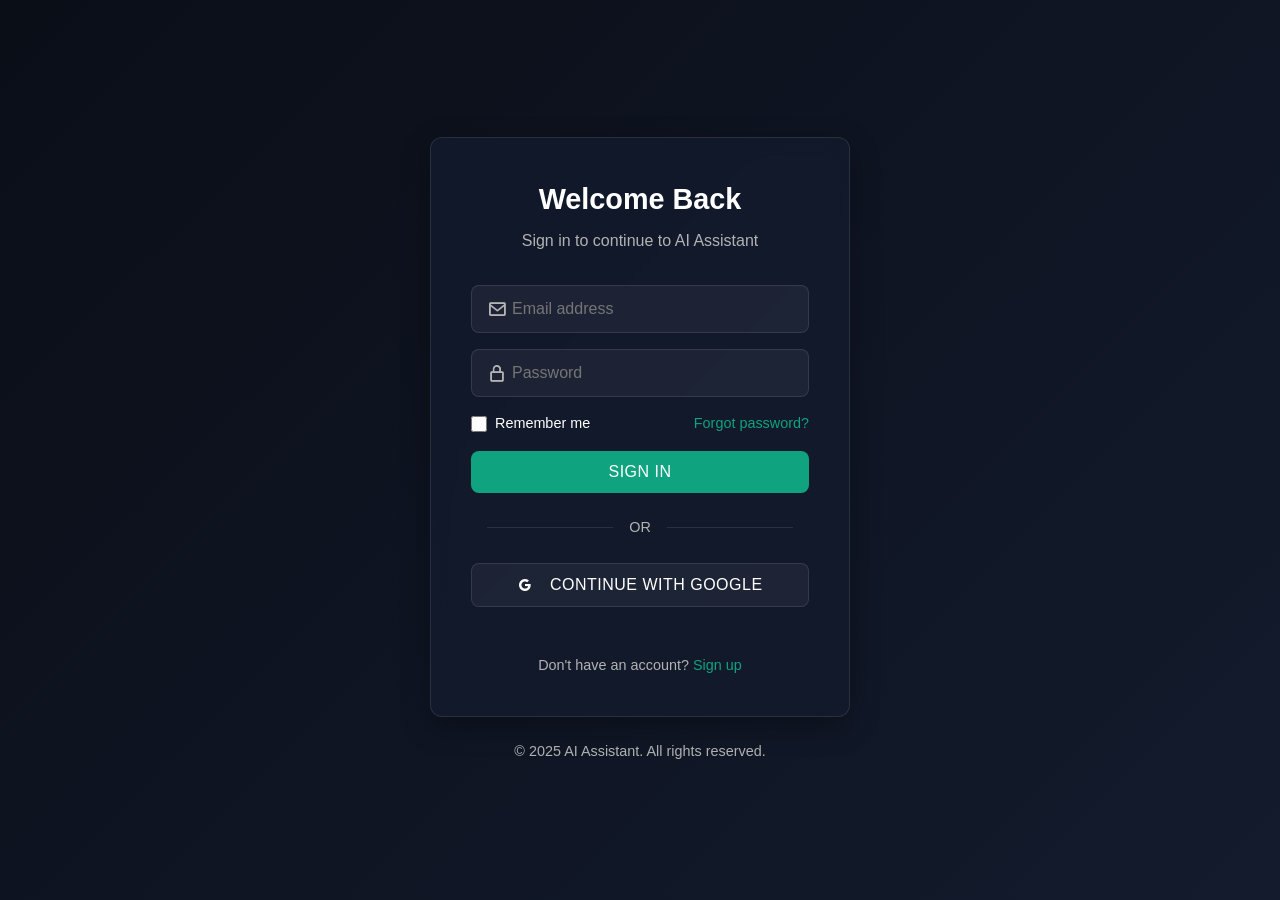
<file: Daleel-front-end-main/index.html>
<!DOCTYPE html>
<html lang="en">
<head>
  <meta charset="UTF-8">
  <meta name="viewport" content="width=device-width, initial-scale=1.0">
  <meta name="description" content="دليل - المساعد القانوني الذكي للقوانين الأردنية">
  <meta name="keywords" content="قانون, الأردن, مساعد قانوني, ذكي, استشارة">
  <meta name="author" content="Java Cup Team">
  <title>تسجيل الدخول - دليل</title>
  
  <!-- Favicon -->
  <link rel="icon" type="image/svg+xml" href="data:image/svg+xml,<svg xmlns='http://www.w3.org/2000/svg' viewBox='0 0 100 100'><text y='.9em' font-size='90'>⚖️</text></svg>">
  <link rel="apple-touch-icon" href="data:image/svg+xml,<svg xmlns='http://www.w3.org/2000/svg' viewBox='0 0 100 100'><rect width='100' height='100' fill='%2310a37f'/><text x='50' y='55' font-size='50' text-anchor='middle' fill='white'>⚖️</text></svg>">
  
  <link rel="stylesheet" href="https://unpkg.com/boxicons@2.1.4/css/boxicons.min.css">
  <link rel="stylesheet" href="shared.css">
  <style>
    body {
      background: linear-gradient(135deg, #0a0e17 0%, #131b2d 100%);
      min-height: 100vh;
      display: flex;
      align-items: center;
      justify-content: center;
      padding: 2rem;
    }
    
    .login-container {
      width: 100%;
      max-width: 420px;
      margin: 0 auto;
    }
    
    .login-card {
      background: rgba(19, 27, 45, 0.8);
      border: 1px solid rgba(255, 255, 255, 0.1);
      border-radius: var(--radius-lg);
      padding: 2.5rem;
      box-shadow: 0 10px 30px rgba(0, 0, 0, 0.3);
      backdrop-filter: blur(10px);
      -webkit-backdrop-filter: blur(10px);
    }
    
    .login-header {
      text-align: center;
      margin-bottom: 2rem;
    }
    
    .login-header h1 {
      font-size: 1.8rem;
      margin-bottom: 0.5rem;
      color: var(--text-primary);
    }
    
    .login-header p {
      color: var(--text-secondary);
      margin: 0;
    }
    
    .form-footer {
      margin-top: 1.5rem;
      text-align: center;
      font-size: 0.9rem;
      color: var(--text-secondary);
    }
    
    .form-footer a {
      color: var(--accent-color);
      text-decoration: none;
      transition: color 0.2s;
    }
    
    .form-footer a:hover {
      text-decoration: underline;
    }
    
    .divider {
      display: flex;
      align-items: center;
      margin: 1.5rem 0;
      color: var(--text-secondary);
      font-size: 0.9rem;
    }
    
    .divider::before,
    .divider::after {
      content: '';
      flex: 1;
      height: 1px;
      background: var(--border-color);
      margin: 0 1rem;
    }
    
    .remember-forgot {
      display: flex;
      justify-content: space-between;
      align-items: center;
      margin: 1rem 0;
      font-size: 0.9rem;
    }
    
    .remember-me {
      display: flex;
      align-items: center;
      gap: 0.5rem;
    }
    
    .remember-me input[type="checkbox"] {
      width: 1rem;
      height: 1rem;
      accent-color: var(--accent-color);
    }
    
    .forgot-password {
      color: var(--accent-color);
      text-decoration: none;
    }
    
    .forgot-password:hover {
      text-decoration: underline;
    }
  </style>
</head>
<body>
  <div class="login-container">
    <div class="login-card glass">
      <div class="login-header">
        <h1>Welcome Back</h1>
        <p>Sign in to continue to AI Assistant</p>
      </div>
      
      <form id="loginForm">
        <div class="input-group">
          <i class='bx bx-envelope input-icon'></i>
          <input type="email" id="email" class="input-field" placeholder="Email address" required>
        </div>
        
        <div class="input-group">
          <i class='bx bx-lock-alt input-icon'></i>
          <input type="password" id="password" class="input-field" placeholder="Password" required>
        </div>
        
        <div class="remember-forgot">
          <label class="remember-me">
            <input type="checkbox" id="remember">
            Remember me
          </label>
          <a href="#" class="forgot-password">Forgot password?</a>
        </div>
        
        <button type="submit" class="btn btn-primary" style="width: 100%;">
          Sign In
        </button>
        
        <div class="divider">OR</div>
        
        <button type="button" class="btn btn-secondary" style="width: 100%; margin-bottom: 1.5rem;">
          <i class='bx bxl-google' style="margin-right: 8px;"></i> Continue with Google
        </button>
        
        <div class="form-footer">
          Don't have an account? <a href="#" id="registerLink">Sign up</a>
        </div>
      </form>
    </div>
    
    <div class="form-footer" style="margin-top: 1.5rem; text-align: center;">
      &copy; 2025 AI Assistant. All rights reserved.
    </div>
  </div>
  
  <script>
    document.getElementById('loginForm').addEventListener('submit', function(e) {
      e.preventDefault();
      const email = document.getElementById('email').value;
      const password = document.getElementById('password').value;
      const remember = document.getElementById('remember').checked;
      
      // Here you would typically validate credentials with a server
      // For demo purposes, we'll redirect after a short delay to simulate API call
      document.querySelector('.btn-primary').textContent = 'Signing in...';
      document.querySelector('.btn-primary').disabled = true;
      
      // Simulate API call delay
      setTimeout(() => {
        // Store login state in localStorage if remember me is checked
        if (remember) {
          localStorage.setItem('isLoggedIn', 'true');
          localStorage.setItem('userEmail', email);
        } else {
          sessionStorage.setItem('isLoggedIn', 'true');
        }
        
        // Redirect to AI chat
        window.location.href = 'ai.html';
      }, 1000);
    });
    
    document.getElementById('registerLink').addEventListener('click', function(e) {
      e.preventDefault();
      // For now, redirect to login page with a signup flag
      // In a real app, you would show a registration form
      window.location.href = 'index.html?signup=true';
    });
    
    // Check for signup flag in URL
    document.addEventListener('DOMContentLoaded', function() {
      const urlParams = new URLSearchParams(window.location.search);
      if (urlParams.get('signup') === 'true') {
        // Show signup message or form
        const loginHeader = document.querySelector('.login-header h1');
        if (loginHeader) {
          loginHeader.textContent = 'Create an Account';
          document.querySelector('.login-header p').textContent = 'Join our AI Assistant community today';
          document.querySelector('.btn-primary').textContent = 'Sign Up';
          document.querySelector('.form-footer').innerHTML = 'Already have an account? <a href="index.html">Sign in</a>';
        }
      }
    });
  </script>
</body>
</html>
</file>
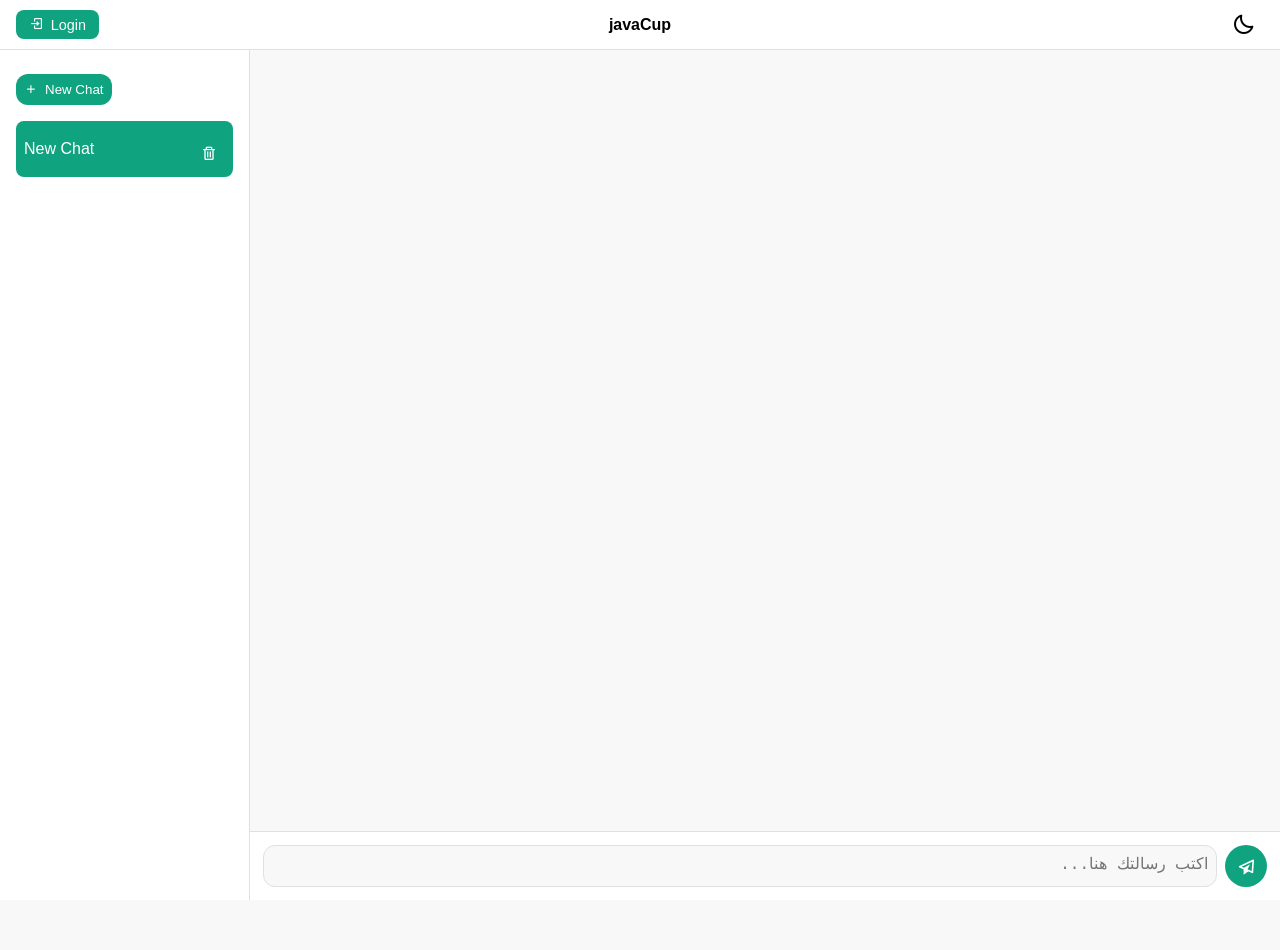
<file: Daleel-front-end-main/ai.html>
<!DOCTYPE html>
<html lang="en">
<head>
<meta charset="UTF-8">
<meta name="viewport" content="width=device-width, initial-scale=1.0">
<meta name="description" content="دليل - المساعد القانوني الذكي للقوانين الأردنية">
<meta name="keywords" content="قانون, الأردن, مساعد قانوني, ذكي, استشارة">
<meta name="author" content="Java Cup Team">
<title>دليل - المساعد القانوني الذكي</title>
<link href="https://unpkg.com/boxicons@2.1.4/css/boxicons.min.css" rel="stylesheet">
<!-- Favicon -->
<link rel="icon" type="image/svg+xml" href="data:image/svg+xml,<svg xmlns='http://www.w3.org/2000/svg' viewBox='0 0 100 100'><text y='.9em' font-size='90'>⚖️</text></svg>">
<link rel="apple-touch-icon" href="data:image/svg+xml,<svg xmlns='http://www.w3.org/2000/svg' viewBox='0 0 100 100'><rect width='100' height='100' fill='%2310a37f'/><text x='50' y='55' font-size='50' text-anchor='middle' fill='white'>⚖️</text></svg>">
<style>
  :root {
    --top-bar-height: 50px;
    --sidebar-width: 250px;
    --accent-color: #10a37f;
    --accent-hover: #0e906e;
    --radius: 12px;
    --transition: 0.3s;
  }

  /* Light theme */
  body[data-theme="light"] {
    --bg: #f8f8f8;
    --panel: #ffffff;
    --text-primary: #000000;
    --text-secondary: #555;
    --border: #e0e0e0;
  }

  /* Dark theme */
  body[data-theme="dark"] {
    --bg: #1e1e1e;
    --panel: #2a2a2a;
    --text-primary: #ffffff;
    --text-secondary: #ccc;
    --border: #444;
  }

  body {
    margin: 0;
    font-family: "Segoe UI", sans-serif;
    background: var(--bg);
    color: var(--text-primary);
    height: 100vh;
    overflow: hidden;
    padding-top: var(--top-bar-height);
  }

  .top-bar {
      position: fixed;
      top: 0;
      left: 0;
      right: 0;
      height: var(--top-bar-height);
      background: var(--panel);
      border-bottom: 1px solid var(--border);
      display: flex;
      align-items: center;
      padding: 0 1rem;
      z-index: 1001; /* Higher than sidebar */
      box-sizing: border-box;
  }

  .top-bar-left {
      flex: 1;
  }

  .top-bar-center {
      flex: 1;
      text-align: center;
      font-weight: 600;
  }

  .top-bar-right {
      flex: 1;
      display: flex;
      justify-content: flex-end;
  }

  .login-btn {
      background: var(--accent-color);
      color: white;
      padding: 0.4rem 0.8rem;
      border-radius: 8px;
      text-decoration: none;
      font-size: 0.9rem;
      transition: background var(--transition);
      display: inline-flex;
      align-items: center;
      gap: 0.5rem;
  }

  .login-btn:hover {
      background: var(--accent-hover);
  }

  .theme-btn {
      background: none;
      border: none;
      color: var(--text-primary);
      font-size: 1.5rem;
      cursor: pointer;
      border-radius: 50%;
      width: 40px;
      height: 40px;
      display: flex;
      align-items: center;
      justify-content: center;
      transition: background var(--transition);
  }

  .theme-btn:hover {
      background: var(--border);
  }


  /* Sidebar */
  .sidebar {
    position: fixed;
    left: 0;
    top: var(--top-bar-height);
    width: var(--sidebar-width);
    height: calc(100vh - var(--top-bar-height));
    background: var(--panel);
    border-right: 1px solid var(--border);
    display: flex;
    flex-direction: column;
    justify-content: space-between;
    padding: 1rem;
    box-sizing: border-box;
    z-index: 1000;
  }

  .sidebar button {
    background: var(--accent-color);
    color: white;
    border: none;
    border-radius: var(--radius);
    padding: 0.5rem;
    margin-top: 0.5rem;
    cursor: pointer;
    display: flex;
    align-items: center;
    gap: 0.5rem;
    transition: all var(--transition);
  }

  .sidebar button:hover {
    background: var(--accent-hover);
  }

  /* Main chat area */
  .main {
    flex: 1;
    display: flex;
    flex-direction: column;
    background: var(--bg);
    position: relative;
    margin-left: var(--sidebar-width);
    height: calc(100vh - var(--top-bar-height));
  }

  .chat-box {
    flex: 1;
    overflow-y: auto;
    padding: 1rem;
    display: flex;
    flex-direction: column;
    gap: 0.5rem;
    direction: rtl;
  }

  .message {
    max-width: 70%;
    padding: 0.6rem 1rem;
    border-radius: var(--radius);
    word-wrap: break-word;
    direction: rtl;
    text-align: right;
  }

  .user-message {
    background: var(--accent-color);
    color: white;
    align-self: flex-end;
    border-bottom-right-radius: 0;
  }

    .ai-message {
    background: var(--panel);
    border: 1px solid var(--border);
    align-self: flex-start;
    border-bottom-left-radius: 0;
  }

  /* Markdown styling within messages */
  .message h1, .message h2, .message h3 {
    margin: 0.5rem 0;
    color: var(--text-primary);
  }

  .message h1 { font-size: 1.5rem; font-weight: 700; }
  .message h2 { font-size: 1.3rem; font-weight: 600; }
  .message h3 { font-size: 1.1rem; font-weight: 600; }

  .message strong {
    font-weight: 600;
    color: var(--text-primary);
  }

  .message em {
    font-style: italic;
  }

  .message code {
    background: rgba(255, 255, 255, 0.1);
    padding: 0.2rem 0.4rem;
    border-radius: 4px;
    font-family: 'Courier New', monospace;
    font-size: 0.9rem;
    color: var(--accent-color);
  }

  .message pre {
    background: rgba(255, 255, 255, 0.05);
    border: 1px solid rgba(255, 255, 255, 0.1);
    border-radius: 8px;
    padding: 1rem;
    margin: 0.5rem 0;
    overflow-x: auto;
  }

  .message pre code {
    background: none;
    padding: 0;
    border-radius: 0;
    color: var(--text-primary);
  }

  .message ul, .message ol {
    margin: 0.5rem 0;
    padding-right: 1.5rem;
    padding-left: 0;
  }

  .message li {
    margin: 0.25rem 0;
    line-height: 1.4;
  }

  .message a {
    color: var(--accent-color);
    text-decoration: none;
  }

  .message a:hover {
    text-decoration: underline;
  }

  .message p {
    margin: 0.5rem 0;
    line-height: 1.6;
  }

  .message p:first-child {
    margin-top: 0;
  }

  .message p:last-child {
    margin-bottom: 0;
  }

  /* Mixed content (Arabic + English) support */
  .message {
    unicode-bidi: embed;
  }

  /* Code blocks should remain LTR for programming languages */
  .message pre, .message code {
    direction: ltr;
    text-align: left;
    unicode-bidi: embed;
  }

  /* Typing Indicator */
  .typing-indicator {
    display: none;
    max-width: 70%;
    padding: 0.6rem 1rem;
    border-radius: var(--radius);
    background: var(--panel);
    border: 1px solid var(--border);
    align-self: flex-start;
    border-bottom-left-radius: 0;
    margin: 1rem 0;
    direction: rtl;
    opacity: 0;
    transform: translateY(10px);
    transition: all 0.3s ease;
  }

  .typing-indicator.show {
    display: flex;
    opacity: 1;
    transform: translateY(0);
  }

  .typing-avatar {
    width: 30px;
    height: 30px;
    border-radius: 50%;
    background: var(--accent-color);
    display: flex;
    align-items: center;
    justify-content: center;
    color: white;
    font-weight: bold;
    margin-left: 10px;
    flex-shrink: 0;
  }

  .typing-content {
    display: flex;
    flex-direction: column;
    gap: 5px;
  }

  .typing-text {
    font-size: 0.9rem;
    color: var(--text-secondary);
    font-style: italic;
  }

  .typing-dots {
    display: flex;
    gap: 4px;
  }

  .typing-dots span {
    width: 8px;
    height: 8px;
    border-radius: 50%;
    background: var(--accent-color);
    animation: typing-bounce 1.4s infinite ease-in-out;
  }

  .typing-dots span:nth-child(1) {
    animation-delay: -0.32s;
  }

  .typing-dots span:nth-child(2) {
    animation-delay: -0.16s;
  }

  @keyframes typing-bounce {
    0%, 80%, 100% {
      transform: scale(0.8);
      opacity: 0.5;
    }
    40% {
      transform: scale(1);
      opacity: 1;
    }
  }

  /* Input area */
  .input-area {
    display: flex;
    padding: 0.8rem;
    background: var(--panel);
    border-top: 1px solid var(--border);
  }

  .input-area textarea {
    flex: 1;
    border-radius: var(--radius);
    border: 1px solid var(--border);
    padding: 0.5rem;
    resize: none;
    font-size: 1rem;
    outline: none;
    background: var(--bg);
    color: var(--text-primary);
    direction: rtl;
    text-align: right;
  }

  .input-area button {
    margin-left: 0.5rem;
    border: none;
    border-radius: 50%;
    background: var(--accent-color);
    color: white;
    width: 42px;
    height: 42px;
    display: flex;
    align-items: center;
    justify-content: center;
    cursor: pointer;
    font-size: 1.2rem;
  }

  .input-area button:hover {
    background: var(--accent-hover);
  }

  /* Scrollbar styling */
  .chat-box::-webkit-scrollbar {
    width: 6px;
  }

  .chat-box::-webkit-scrollbar-thumb {
    background: var(--border);
    border-radius: 3px;
  }

  .chat-history {
    flex: 1;
    overflow-y: auto;
    margin-top: 1rem;
  }

  .chat-session {
    display: flex;
    align-items: center;
    justify-content: space-between;
    padding: 0.5rem;
    margin-bottom: 0.5rem;
    border-radius: 8px;
    cursor: pointer;
    white-space: nowrap;
    overflow: hidden;
    text-overflow: ellipsis;
    transition: background var(--transition);
  }

  .chat-session:hover {
    background: var(--border);
  }

  .chat-session.active {
    background: var(--accent-color);
    color: white;
  }

  .delete-chat {
    background: none;
    border: none;
    color: var(--text-secondary);
    font-size: 1rem;
    cursor: pointer;
    padding: 0.25rem;
    display: none; /* Hidden by default */
  }

  .chat-session:hover .delete-chat {
    display: block; /* Show on hover */
  }

  .chat-session.active .delete-chat {
      color: white;
  }

  .sidebar-footer {
      padding-top: 1rem;
      margin-top: auto; /* Pushes footer to the bottom */
  }

  @media(max-width: 800px){
    .sidebar { display: none; }
    .main { margin-left: 0; }
  }
</style>
</head>
<body data-theme="light">
  <header class="top-bar">
    <div class="top-bar-left">
        <a href="index.html" class="login-btn">
            <i class='bx bx-log-in'></i>
            <span>Login</span>
        </a>
    </div>
    <div class="top-bar-center">javaCup</div>
    <div class="top-bar-right">
        <button id="toggle-theme" class="theme-btn"><i class='bx bx-moon'></i></button>
    </div>
  </header>
  <div class="sidebar">
    <div>
        <button id="new-chat"><i class='bx bx-plus'></i> New Chat</button>
        <div class="chat-history" id="chat-history">
            <!-- Chat history will be populated here -->
        </div>
    </div>
    <div class="sidebar-footer">
        <!-- Footer content can go here -->
    </div>
  </div>

  <div class="main">
    <div class="chat-box" id="chat-box"></div>
    <div class="typing-indicator" id="typing-indicator">
      <div class="typing-avatar">د</div>
      <div class="typing-content">
        <div class="typing-text">دليل يكتب</div>
        <div class="typing-dots">
          <span></span>
          <span></span>
          <span></span>
        </div>
      </div>
    </div>
    <div class="input-area">
      <textarea id="user-input" placeholder="اكتب رسالتك هنا..." rows="1"></textarea>
      <button id="send-btn"><i class='bx bx-paper-plane'></i></button>
    </div>
  </div>

  <script>
    const sendBtn = document.getElementById('send-btn');
    const userInput = document.getElementById('user-input');
    const chatBox = document.getElementById('chat-box');
    const themeBtn = document.getElementById('toggle-theme');
    const newChatBtn = document.getElementById('new-chat');
    const chatHistoryContainer = document.getElementById('chat-history');

    let chats = JSON.parse(localStorage.getItem('allChats')) || [];
    let activeChatId = localStorage.getItem('activeChatId') || null;

    // --- THEME --- //
    const themeIcon = themeBtn.querySelector('i');
    function setTheme(theme) {
        document.body.setAttribute('data-theme', theme);
        localStorage.setItem('theme', theme);
        themeIcon.className = theme === 'dark' ? 'bx bx-sun' : 'bx bx-moon';
    }

    themeBtn.onclick = () => {
      const newTheme = document.body.getAttribute('data-theme')==='light' ? 'dark' : 'light';
      setTheme(newTheme);
    }

    // Load initial theme
    const savedTheme = localStorage.getItem('theme') || 'light';
    setTheme(savedTheme);

    // --- CHAT MANAGEMENT --- //
    function saveChats() {
        localStorage.setItem('allChats', JSON.stringify(chats));
    }

    function createNewChat() {
        const newChat = {
            id: Date.now(),
            title: 'New Chat',
            messages: []
        };
        chats.unshift(newChat);
        setActiveChat(newChat.id);
    }

    function setActiveChat(chatId) {
        activeChatId = chatId;
        localStorage.setItem('activeChatId', chatId);
        renderChatHistory();
        renderActiveChatMessages();
    }

    function deleteChat(chatId) {
        chats = chats.filter(chat => chat.id !== chatId);
        saveChats();
        if (activeChatId === chatId) {
            activeChatId = chats.length > 0 ? chats[0].id : null;
            localStorage.setItem('activeChatId', activeChatId);
        }
        renderChatHistory();
        renderActiveChatMessages();
    }

    // --- RENDERING --- //
    function renderChatHistory() {
        chatHistoryContainer.innerHTML = '';
        chats.forEach(chat => {
            const sessionDiv = document.createElement('div');
            sessionDiv.className = 'chat-session' + (chat.id === activeChatId ? ' active' : '');
            sessionDiv.textContent = chat.title;
            sessionDiv.onclick = () => setActiveChat(chat.id);

            const deleteBtn = document.createElement('button');
            deleteBtn.className = 'delete-chat';
            deleteBtn.innerHTML = '<i class="bx bx-trash"></i>';
            deleteBtn.onclick = (e) => {
                e.stopPropagation(); // Prevent session click
                deleteChat(chat.id);
            };

            sessionDiv.appendChild(deleteBtn);
            chatHistoryContainer.appendChild(sessionDiv);
        });
    }

    function renderActiveChatMessages() {
        chatBox.innerHTML = '';
        const activeChat = chats.find(chat => chat.id === activeChatId);
        if (activeChat) {
            activeChat.messages.forEach(msg => {
                const isMarkdown = msg.sender === 'ai';
                addMessageToDOM(msg.text, msg.sender, isMarkdown);
            });
        }
    }

    function addMessageToDOM(text, sender, isMarkdown = false) {
        const msgDiv = document.createElement('div');
        msgDiv.className = 'message ' + sender + '-message';
        
        if (isMarkdown && sender === 'ai') {
            // Parse markdown for AI messages
            msgDiv.innerHTML = parseMarkdown(text);
        } else {
            // Use plain text for user messages
            msgDiv.textContent = text;
        }
        
        chatBox.appendChild(msgDiv);
        chatBox.scrollTop = chatBox.scrollHeight;
    }

    // --- MARKDOWN PARSER --- //
    function parseMarkdown(text) {
        if (!text) return '';
        
        let html = text;
        
        // Headers (# ## ###)
        html = html.replace(/^### (.*$)/gm, '<h3>$1</h3>');
        html = html.replace(/^## (.*$)/gm, '<h2>$1</h2>');
        html = html.replace(/^# (.*$)/gm, '<h1>$1</h1>');
        
        // Bold (**text** or __text__)
        html = html.replace(/\*\*(.*?)\*\*/g, '<strong>$1</strong>');
        html = html.replace(/__(.*?)__/g, '<strong>$1</strong>');
        
        // Italic (*text* or _text_)
        html = html.replace(/\*(.*?)\*/g, '<em>$1</em>');
        html = html.replace(/_(.*?)_/g, '<em>$1</em>');
        
        // Code blocks (```code```)
        html = html.replace(/```([\s\S]*?)```/g, '<pre><code>$1</code></pre>');
        
        // Inline code (`code`)
        html = html.replace(/`([^`]+)`/g, '<code>$1</code>');
        
        // Links [text](url)
        html = html.replace(/\[([^\]]+)\]\(([^)]+)\)/g, '<a href="$2" target="_blank">$1</a>');
        
        // Unordered lists (- item or * item)
        html = html.replace(/^[\s]*[-*+]\s+(.+)$/gm, '<li>$1</li>');
        html = html.replace(/(<li>.*<\/li>)/s, '<ul>$1</ul>');
        
        // Ordered lists (1. item)
        html = html.replace(/^[\s]*\d+\.\s+(.+)$/gm, '<li>$1</li>');
        html = html.replace(/(<li>.*<\/li>)/s, '<ol>$1</ol>');
        
        // Line breaks
        html = html.replace(/\n\n/g, '</p><p>');
        html = html.replace(/\n/g, '<br>');
        
        // Wrap in paragraphs
        html = '<p>' + html + '</p>';
        
        // Clean up empty paragraphs
        html = html.replace(/<p><\/p>/g, '');
        html = html.replace(/<p><br><\/p>/g, '');
        
        return html;
    }

    // --- TYPING INDICATOR --- //
    const typingIndicator = document.getElementById('typing-indicator');
    
    function showTypingIndicator() {
        if (typingIndicator) {
            typingIndicator.classList.add('show');
            // Scroll to bottom to show the indicator
            setTimeout(() => {
                chatBox.scrollTop = chatBox.scrollHeight;
            }, 100);
        }
    }
    
    function hideTypingIndicator() {
        if (typingIndicator) {
            typingIndicator.classList.remove('show');
        }
    }

    // --- API CALL --- //
    async function callBackendAPI(userMessage, activeChat) {
        // Show typing indicator
        showTypingIndicator();
        
        try {
            console.log('🔵 Sending to backend:', userMessage);
            
            const response = await fetch('http://localhost:9090/api/rag', {
                method: 'POST',
                headers: {
                    'Content-Type': 'application/x-www-form-urlencoded',
                },
                body: `userInput=${encodeURIComponent(userMessage)}`
            });

            if (!response.ok) {
                throw new Error(`HTTP error! status: ${response.status}`);
            }

            const reply = await response.text();
            console.log('🟢 Received from backend:', reply);

            // Hide typing indicator
            hideTypingIndicator();

            // Add AI response to chat
            const aiText = reply;
            activeChat.messages.push({ text: aiText, sender: 'ai' });
            addMessageToDOM(aiText, 'ai', true); // true means it's markdown
            saveChats();

        } catch (error) {
            console.error('Error calling API:', error);
            
            // Show error message to user
            const errorMessage = 'عذراً، حدث خطأ في الاتصال بالخدمة. يرجى المحاولة مرة أخرى.';
            activeChat.messages.push({ text: errorMessage, sender: 'ai' });
            addMessageToDOM(errorMessage, 'ai', false); // false means it's plain text
            saveChats();
        }
    }

    // --- MESSAGE SENDING --- //
    function sendMessage() {
        const text = userInput.value.trim();
        if (!text || !activeChatId) return;

        const activeChat = chats.find(chat => chat.id === activeChatId);
        if (!activeChat) return;

        // Set title if it's the first message
        if (activeChat.messages.length === 0) {
            activeChat.title = text.substring(0, 30); // Use first 30 chars as title
        }

        activeChat.messages.push({ text, sender: 'user' });
        addMessageToDOM(text, 'user');
        userInput.value = '';
        saveChats();
        renderChatHistory(); // Update title in sidebar

        // Call backend API
        callBackendAPI(text, activeChat);
    }

    // --- EVENT LISTENERS --- //
    sendBtn.onclick = sendMessage;
    userInput.addEventListener('keydown', e => {
        if (e.key === 'Enter' && !e.shiftKey) {
            e.preventDefault();
            sendMessage();
        }
    });
    newChatBtn.onclick = createNewChat;

    // --- INITIALIZATION --- //
    function initialize() {
        if (chats.length === 0) {
            createNewChat();
        } else {
            if (!chats.find(chat => chat.id === activeChatId)) {
                activeChatId = chats[0].id;
            }
            setActiveChat(activeChatId);
        }
    }

    initialize();
  </script>
</body>
</html>
</file>
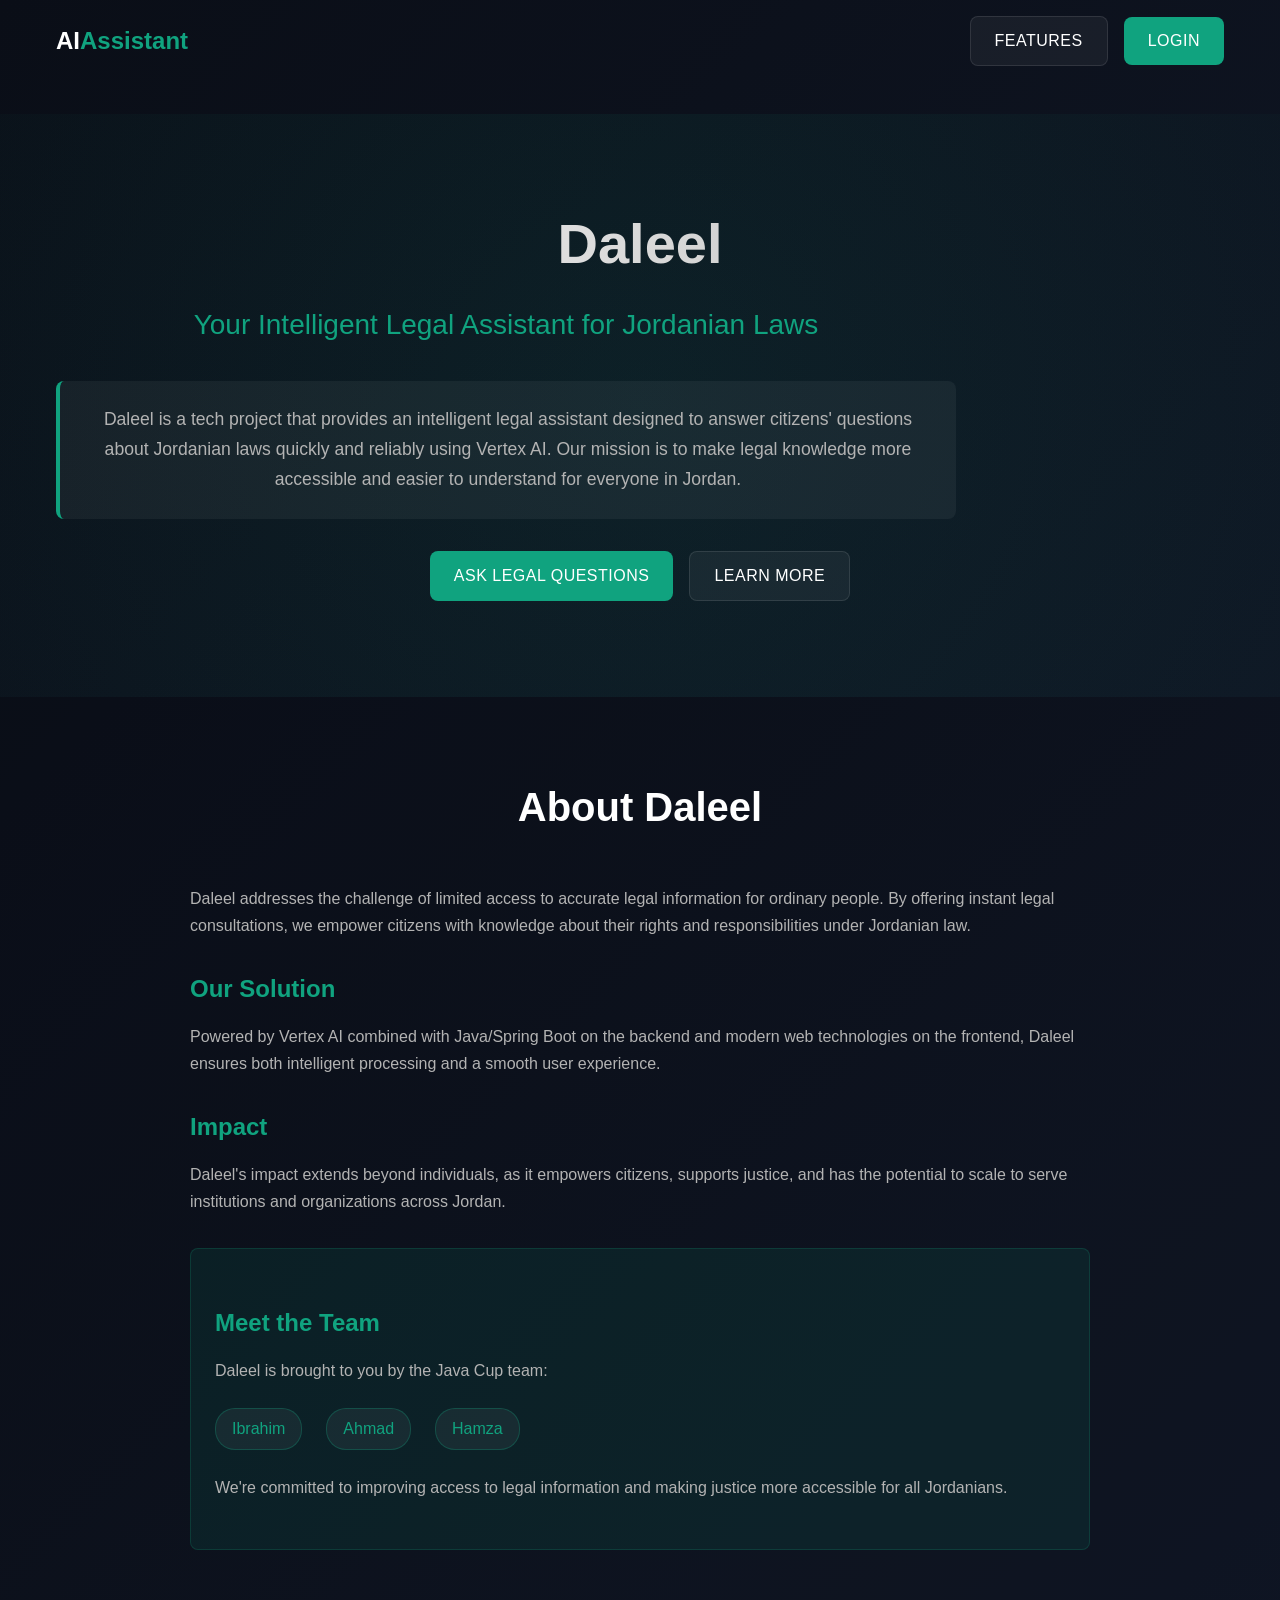
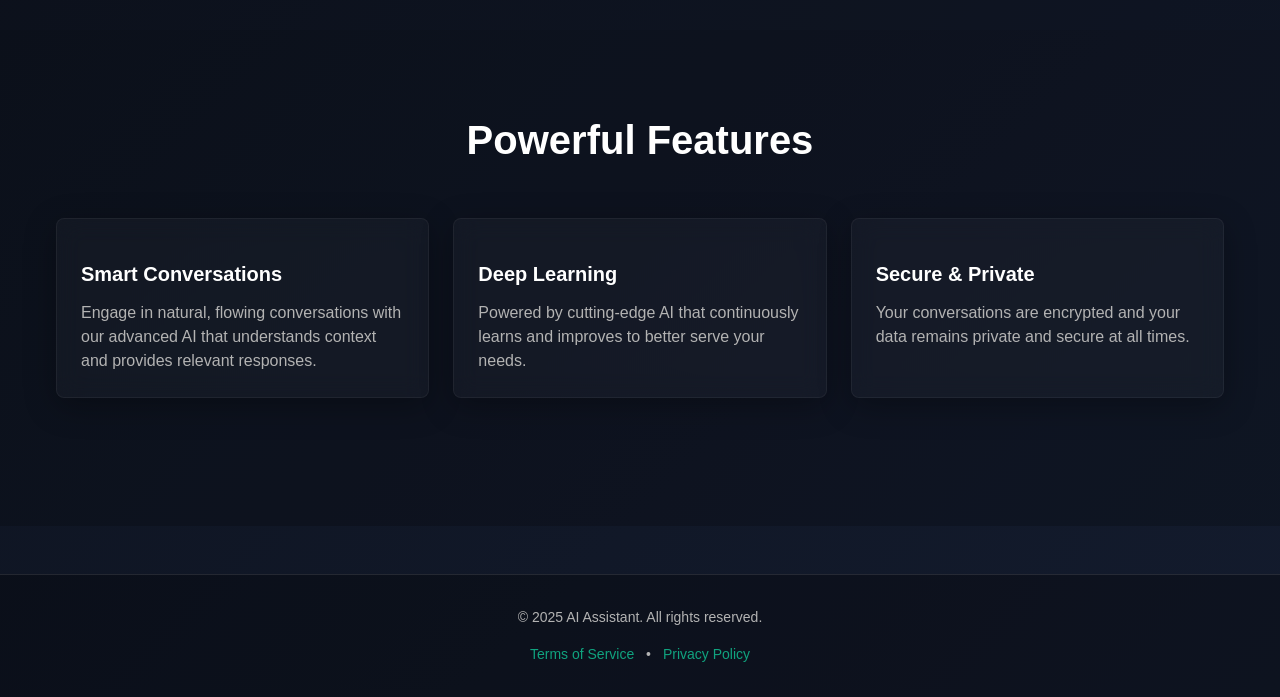
<file: Daleel-front-end-main/landing.html>
<!DOCTYPE html>
<html lang="en">
<head>
  <meta charset="UTF-8">
  <meta name="viewport" content="width=device-width, initial-scale=1.0">
  <meta name="description" content="دليل - المساعد القانوني الذكي للقوانين الأردنية">
  <meta name="keywords" content="قانون, الأردن, مساعد قانوني, ذكي, استشارة">
  <meta name="author" content="Java Cup Team">
  <title>دليل - المساعد القانوني الذكي</title>
  
  <!-- Favicon -->
  <link rel="icon" type="image/svg+xml" href="data:image/svg+xml,<svg xmlns='http://www.w3.org/2000/svg' viewBox='0 0 100 100'><text y='.9em' font-size='90'>⚖️</text></svg>">
  <link rel="apple-touch-icon" href="data:image/svg+xml,<svg xmlns='http://www.w3.org/2000/svg' viewBox='0 0 100 100'><rect width='100' height='100' fill='%2310a37f'/><text x='50' y='55' font-size='50' text-anchor='middle' fill='white'>⚖️</text></svg>">
    
  <link rel="stylesheet" href="shared.css">
  <style>
    /* Page-specific styles */
    body {
      background: linear-gradient(135deg, #0a0e17 0%, #131b2d 100%);
    }
    
    .hero {
      padding: 6rem 0;
      position: relative;
      overflow: hidden;
    }
    
    .hero::before {
      content: '';
      position: absolute;
      top: -50%;
      left: -50%;
      width: 200%;
      height: 200%;
      background: radial-gradient(circle, rgba(16, 163, 127, 0.1) 0%, transparent 70%);
      z-index: -1;
    }
    
    .hero h1 {
      font-size: 3.5rem;
      font-weight: 700;
      margin-bottom: 1.5rem;
      background: linear-gradient(to right, #fff, #b3b3b3);
      -webkit-background-clip: text;
      background-clip: text;
      -webkit-text-fill-color: transparent;
    }
    
    .hero p {
      font-size: 1.25rem;
      max-width: 900px;
      margin: 0 auto 2.5rem;
      line-height: 1.7;
    }
    
    .tagline {
      font-size: 1.75rem !important;
      font-weight: 500;
      color: var(--accent-color) !important;
      margin: 0.5rem 0 1.5rem !important;
    }
    
    .project-description {
      font-size: 1.1rem !important;
      background: rgba(255, 255, 255, 0.05);
      padding: 1.5rem;
      border-radius: var(--radius-md);
      border-left: 4px solid var(--accent-color);
      margin: 2rem 0 !important;
    }
    
    /* About Section */
    .about-section {
      padding: 5rem 0;
      background: rgba(0, 0, 0, 0.15);
    }
    
    .about-section h2 {
      text-align: center;
      font-size: 2.5rem;
      margin-bottom: 3rem;
      color: var(--text-primary);
    }
    
    .about-content {
      max-width: 900px;
      margin: 0 auto;
    }
    
    .about-text h3 {
      color: var(--accent-color);
      margin: 2rem 0 1rem;
      font-size: 1.5rem;
    }
    
    .about-text p {
      line-height: 1.7;
      margin-bottom: 1.5rem;
      color: var(--text-secondary);
    }
    
    .team {
      background: rgba(16, 163, 127, 0.1);
      padding: 1.5rem;
      border-radius: var(--radius-md);
      margin-top: 2rem;
      border: 1px solid rgba(16, 163, 127, 0.2);
    }
    
    .team h3 {
      color: var(--accent-color) !important;
    }
    
    .team-members {
      display: flex;
      gap: 1.5rem;
      list-style: none;
      padding: 0;
      margin: 1rem 0 1.5rem;
    }
    
    .team-members li {
      background: rgba(255, 255, 255, 0.05);
      padding: 0.5rem 1rem;
      border-radius: 20px;
      font-weight: 500;
      color: var(--accent-color);
      border: 1px solid rgba(16, 163, 127, 0.3);
    }
    
    .cta-buttons {
      display: flex;
      gap: 1rem;
      justify-content: center;
      flex-wrap: wrap;
    }
    
    .feature-section {
      padding: 5rem 0;
      background: rgba(0, 0, 0, 0.2);
    }
    
    .feature-card {
      height: 100%;
      display: flex;
      flex-direction: column;
      text-align: left;
      background: rgba(255, 255, 255, 0.03);
      border: 1px solid rgba(255, 255, 255, 0.05);
    }
    
    .feature-card h3 {
      font-size: 1.25rem;
      margin-bottom: 0.75rem;
      color: var(--text-primary);
    }
    
    .feature-card p {
      color: var(--text-secondary);
      margin: 0;
    }
    
    .footer {
      background: rgba(0, 0, 0, 0.3);
      padding: 2rem 0;
    }
  </style>
</head>
<body>
  <!-- Navigation -->
  <header class="container">
    <nav class="navbar">
      <a href="landing.html" class="nav-logo">AI<span style="color: var(--accent-color)">Assistant</span></a>
      <div class="nav-links">
        <a href="#features" class="btn btn-secondary">Features</a>
        <a href="index.html" class="btn btn-primary">Login</a>
      </div>
    </nav>
  </header>

  <!-- Hero Section -->
  <section class="hero">
    <div class="container">
      <h1>Daleel</h1>
      <p class="tagline">Your Intelligent Legal Assistant for Jordanian Laws</p>
      <p class="project-description">
        Daleel is a tech project that provides an intelligent legal assistant designed to answer citizens' questions about Jordanian laws quickly and reliably using Vertex AI. Our mission is to make legal knowledge more accessible and easier to understand for everyone in Jordan.
      </p>
      <div class="cta-buttons">
        <a href="index.html" class="btn btn-primary">Ask Legal Questions</a>
        <a href="#about" class="btn btn-secondary">Learn More</a>
      </div>
    </div>
  </section>

  <!-- About Section -->
  <section id="about" class="about-section">
    <div class="container">
      <h2>About Daleel</h2>
      <div class="about-content">
        <div class="about-text">
          <p>Daleel addresses the challenge of limited access to accurate legal information for ordinary people. By offering instant legal consultations, we empower citizens with knowledge about their rights and responsibilities under Jordanian law.</p>
          
          <h3>Our Solution</h3>
          <p>Powered by Vertex AI combined with Java/Spring Boot on the backend and modern web technologies on the frontend, Daleel ensures both intelligent processing and a smooth user experience.</p>
          
          <h3>Impact</h3>
          <p>Daleel's impact extends beyond individuals, as it empowers citizens, supports justice, and has the potential to scale to serve institutions and organizations across Jordan.</p>
          
          <div class="team">
            <h3>Meet the Team</h3>
            <p>Daleel is brought to you by the Java Cup team:</p>
            <ul class="team-members">
              <li>Ibrahim</li>
              <li>Ahmad</li>
              <li>Hamza</li>
            </ul>
            <p>We're committed to improving access to legal information and making justice more accessible for all Jordanians.</p>
          </div>
        </div>
      </div>
    </div>
  </section>

  <!-- Features Section -->
  <section id="features" class="feature-section">
    <div class="container">
      <h2 style="text-align: center; margin-bottom: 3rem; font-size: 2.5rem;">Powerful Features</h2>
      <div class="features">
        <div class="feature-card glass">
          <i class='bx bx-message-rounded-dots feature-icon'></i>
          <h3>Smart Conversations</h3>
          <p>Engage in natural, flowing conversations with our advanced AI that understands context and provides relevant responses.</p>
        </div>
        
        <div class="feature-card glass">
          <i class='bx bx-brain feature-icon'></i>
          <h3>Deep Learning</h3>
          <p>Powered by cutting-edge AI that continuously learns and improves to better serve your needs.</p>
        </div>
        
        <div class="feature-card glass">
          <i class='bx bx-shield feature-icon'></i>
          <h3>Secure & Private</h3>
          <p>Your conversations are encrypted and your data remains private and secure at all times.</p>
        </div>
      </div>
    </div>
  </section>

  <!-- Footer -->
  <footer class="footer">
    <div class="container">
      <p>&copy; 2025 AI Assistant. All rights reserved.</p>
      <div style="margin-top: 1rem;">
        <a href="#" style="margin: 0 0.5rem;">Terms of Service</a>
        <span>•</span>
        <a href="#" style="margin: 0 0.5rem;">Privacy Policy</a>
      </div>
    </div>
  </footer>
  <script>
    // Check if user is already logged in
    document.addEventListener('DOMContentLoaded', function() {
      const isLoggedIn = localStorage.getItem('isLoggedIn') || sessionStorage.getItem('isLoggedIn');
      if (isLoggedIn) {
        // If already logged in, redirect to chat
        window.location.href = 'ai.html';
      }
      
      // Add click handler for Get Started button
      const getStartedBtn = document.querySelector('.btn-primary');
      if (getStartedBtn && getStartedBtn.textContent === 'Get Started') {
        getStartedBtn.addEventListener('click', function(e) {
          e.preventDefault();
          window.location.href = 'index.html';
        });
      }
      
      // Add click handler for Learn More button
      const learnMoreBtn = document.querySelector('.btn-secondary');
      if (learnMoreBtn && learnMoreBtn.textContent === 'Learn More') {
        learnMoreBtn.addEventListener('click', function(e) {
          e.preventDefault();
          document.querySelector('#features').scrollIntoView({
            behavior: 'smooth'
          });
        });
      }
    });
  </script>
</body>
</html>
</file>
<file: Daleel-front-end-main/shared.css>
/* ===== Shared Design System ===== */
:root {
  /* Colors */
  --primary-bg: #0a0e17;
  --secondary-bg: #131b2d;
  --accent-color: #10a37f;
  --accent-hover: #0e8e6f;
  --text-primary: #ffffff;
  --text-secondary: #b3b3b3;
  --border-color: rgba(255, 255, 255, 0.1);
  --glass-bg: rgba(255, 255, 255, 0.05);
  --glass-border: rgba(255, 255, 255, 0.1);
  --glass-shadow: 0 8px 32px rgba(0, 0, 0, 0.3);
  --glass-blur: blur(12px);
  
  /* Typography */
  --font-family: 'Segoe UI', Tahoma, Geneva, Verdana, sans-serif;
  --font-size-xs: 0.75rem;
  --font-size-sm: 0.875rem;
  --font-size-md: 1rem;
  --font-size-lg: 1.25rem;
  --font-size-xl: 1.5rem;
  --font-size-2xl: 2rem;
  
  /* Spacing */
  --space-xs: 0.25rem;
  --space-sm: 0.5rem;
  --space-md: 1rem;
  --space-lg: 1.5rem;
  --space-xl: 2rem;
  --space-2xl: 3rem;
  
  /* Border Radius */
  --radius-sm: 4px;
  --radius-md: 8px;
  --radius-lg: 12px;
  --radius-full: 9999px;
  
  /* Transitions */
  --transition-fast: 150ms ease;
  --transition-normal: 250ms ease;
  --transition-slow: 400ms ease;
}

/* Base Styles */
* {
  margin: 0;
  padding: 0;
  box-sizing: border-box;
}

body {
  font-family: var(--font-family);
  background: var(--primary-bg);
  color: var(--text-primary);
  line-height: 1.5;
  min-height: 100vh;
}

a {
  color: var(--accent-color);
  text-decoration: none;
  transition: color var(--transition-fast);
}

a:hover {
  color: var(--accent-hover);
  text-decoration: underline;
}

/* Glass Effect */
.glass {
  background: var(--glass-bg);
  border: 1px solid var(--glass-border);
  backdrop-filter: var(--glass-blur);
  -webkit-backdrop-filter: var(--glass-blur);
  box-shadow: var(--glass-shadow);
  border-radius: var(--radius-md);
}

/* Buttons */
.btn {
  display: inline-flex;
  align-items: center;
  justify-content: center;
  padding: 0.75rem 1.5rem;
  border: none;
  border-radius: var(--radius-md);
  font-size: var(--font-size-md);
  font-weight: 500;
  cursor: pointer;
  transition: all var(--transition-normal);
  text-transform: uppercase;
  letter-spacing: 0.5px;
  gap: 0.5rem;
}

.btn-primary {
  background-color: var(--accent-color);
  color: white;
}

.btn-primary:hover {
  background-color: var(--accent-hover);
  transform: translateY(-1px);
  box-shadow: 0 4px 15px rgba(16, 163, 127, 0.3);
}

.btn-secondary {
  background: var(--glass-bg);
  color: var(--text-primary);
  border: 1px solid var(--glass-border);
}

.btn-secondary:hover {
  background: rgba(255, 255, 255, 0.1);
  border-color: rgba(255, 255, 255, 0.2);
}

/* Form Elements */
.input-group {
  position: relative;
  margin-bottom: var(--space-md);
}

.input-field {
  width: 100%;
  padding: 0.875rem 1rem 0.875rem 2.5rem;
  background: rgba(255, 255, 255, 0.05);
  border: 1px solid var(--border-color);
  border-radius: var(--radius-md);
  color: var(--text-primary);
  font-size: var(--font-size-md);
  transition: all var(--transition-normal);
}

.input-field:focus {
  outline: none;
  border-color: var(--accent-color);
  box-shadow: 0 0 0 2px rgba(16, 163, 127, 0.3);
  background: rgba(255, 255, 255, 0.08);
}

.input-icon {
  position: absolute;
  left: 1rem;
  top: 50%;
  transform: translateY(-50%);
  color: var(--text-secondary);
  font-size: 1.25rem;
}

/* Layout */
.container {
  width: 100%;
  max-width: 1200px;
  margin: 0 auto;
  padding: 0 var(--space-md);
}

/* Card */
.card {
  background: var(--secondary-bg);
  border-radius: var(--radius-lg);
  padding: var(--space-lg);
  box-shadow: 0 4px 6px rgba(0, 0, 0, 0.1);
}

/* Navigation */
.navbar {
  display: flex;
  justify-content: space-between;
  align-items: center;
  padding: var(--space-md) 0;
  margin-bottom: var(--space-xl);
}

.nav-logo {
  font-size: var(--font-size-xl);
  font-weight: 700;
  color: var(--text-primary);
  text-decoration: none;
}

.nav-links {
  display: flex;
  gap: var(--space-md);
  align-items: center;
}

/* Hero Section */
.hero {
  text-align: center;
  padding: var(--space-2xl) 0;
}

.hero h1 {
  font-size: var(--font-size-2xl);
  margin-bottom: var(--space-md);
  line-height: 1.2;
}

.hero p {
  color: var(--text-secondary);
  max-width: 600px;
  margin: 0 auto var(--space-xl);
}

/* Features Grid */
.features {
  display: grid;
  grid-template-columns: repeat(auto-fit, minmax(280px, 1fr));
  gap: var(--space-lg);
  margin: var(--space-2xl) 0;
}

.feature-card {
  padding: var(--space-lg);
  border-radius: var(--radius-md);
  background: var(--glass-bg);
  border: 1px solid var(--glass-border);
  transition: transform var(--transition-normal), box-shadow var(--transition-normal);
}

.feature-card:hover {
  transform: translateY(-5px);
  box-shadow: 0 10px 20px rgba(0, 0, 0, 0.2);
}

.feature-icon {
  font-size: 2rem;
  margin-bottom: var(--space-md);
  color: var(--accent-color);
}

/* Footer */
.footer {
  text-align: center;
  padding: var(--space-xl) 0;
  margin-top: var(--space-2xl);
  border-top: 1px solid var(--border-color);
  color: var(--text-secondary);
  font-size: var(--font-size-sm);
}

/* Responsive Design */
@media (max-width: 768px) {
  .navbar {
    flex-direction: column;
    gap: var(--space-md);
  }
  
  .nav-links {
    flex-direction: column;
    width: 100%;
  }
  
  .hero h1 {
    font-size: var(--font-size-xl);
  }
  
  .features {
    grid-template-columns: 1fr;
  }
}
</file>
